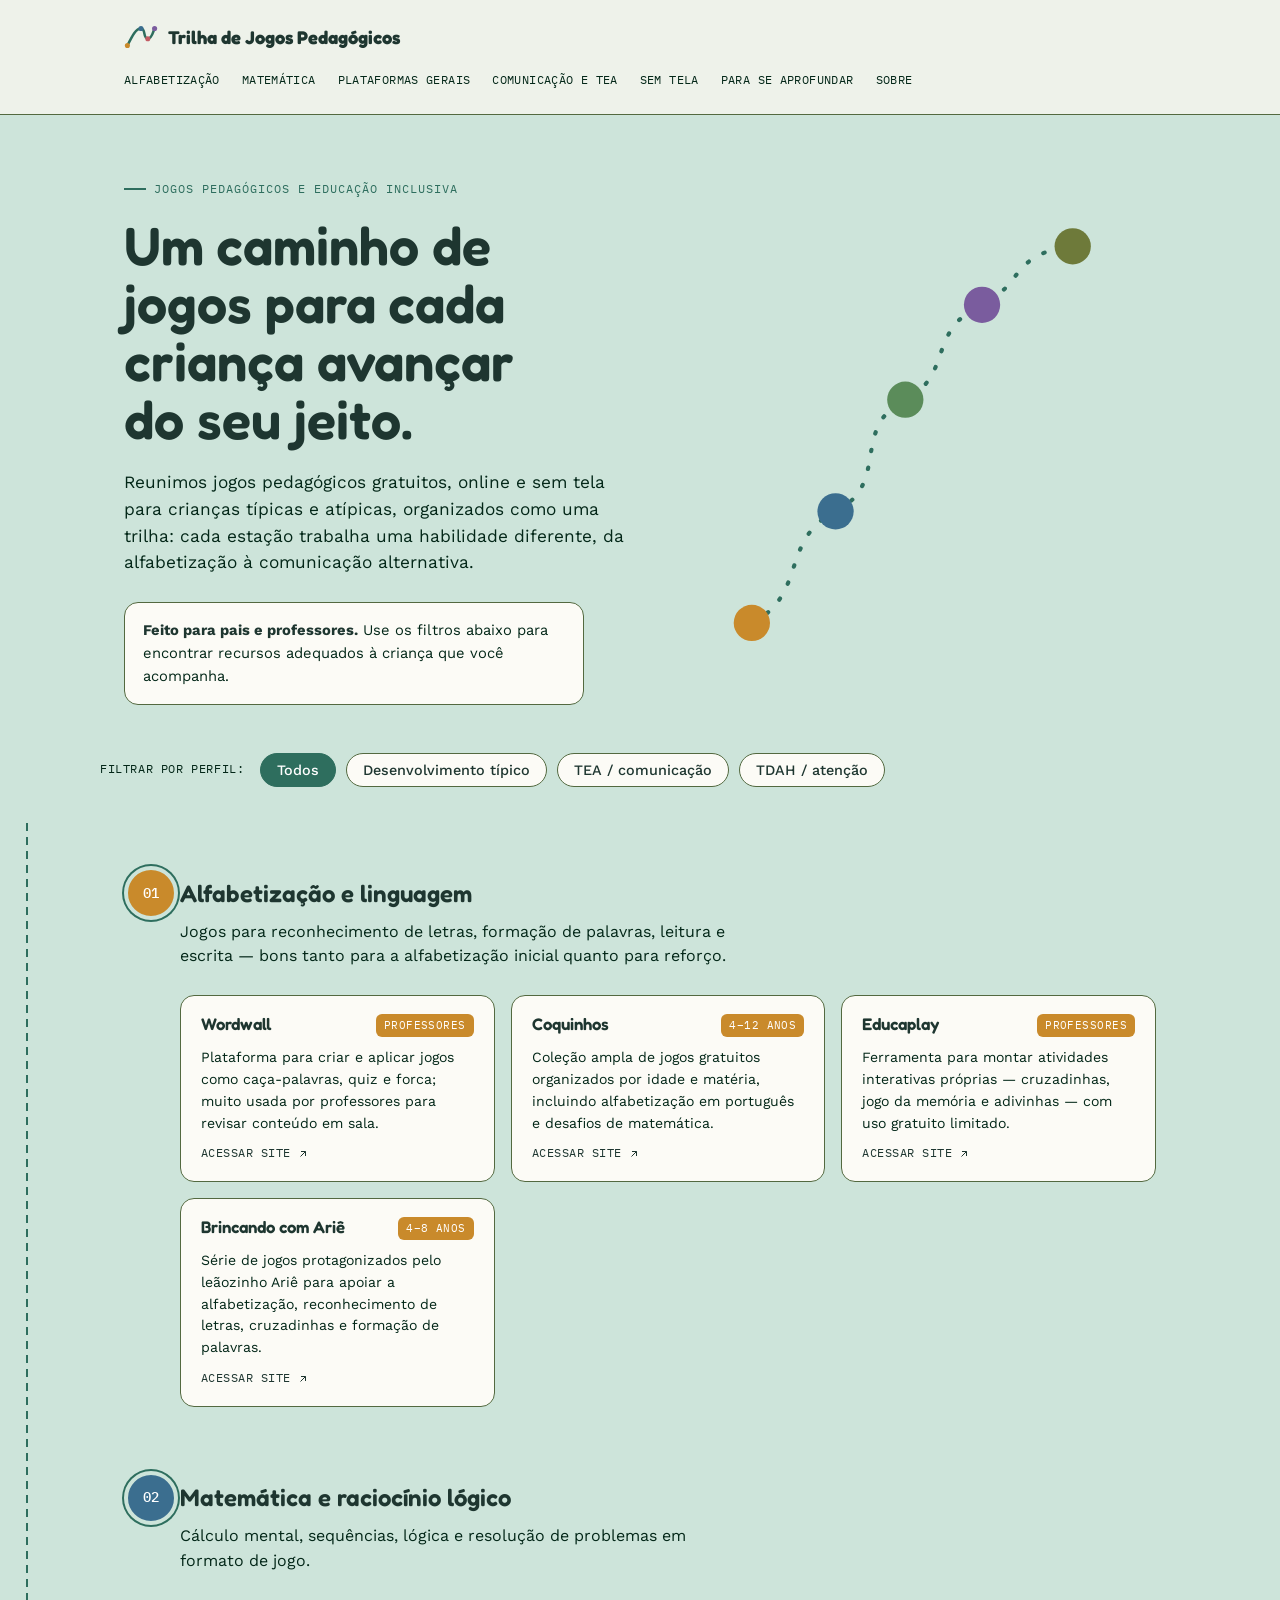
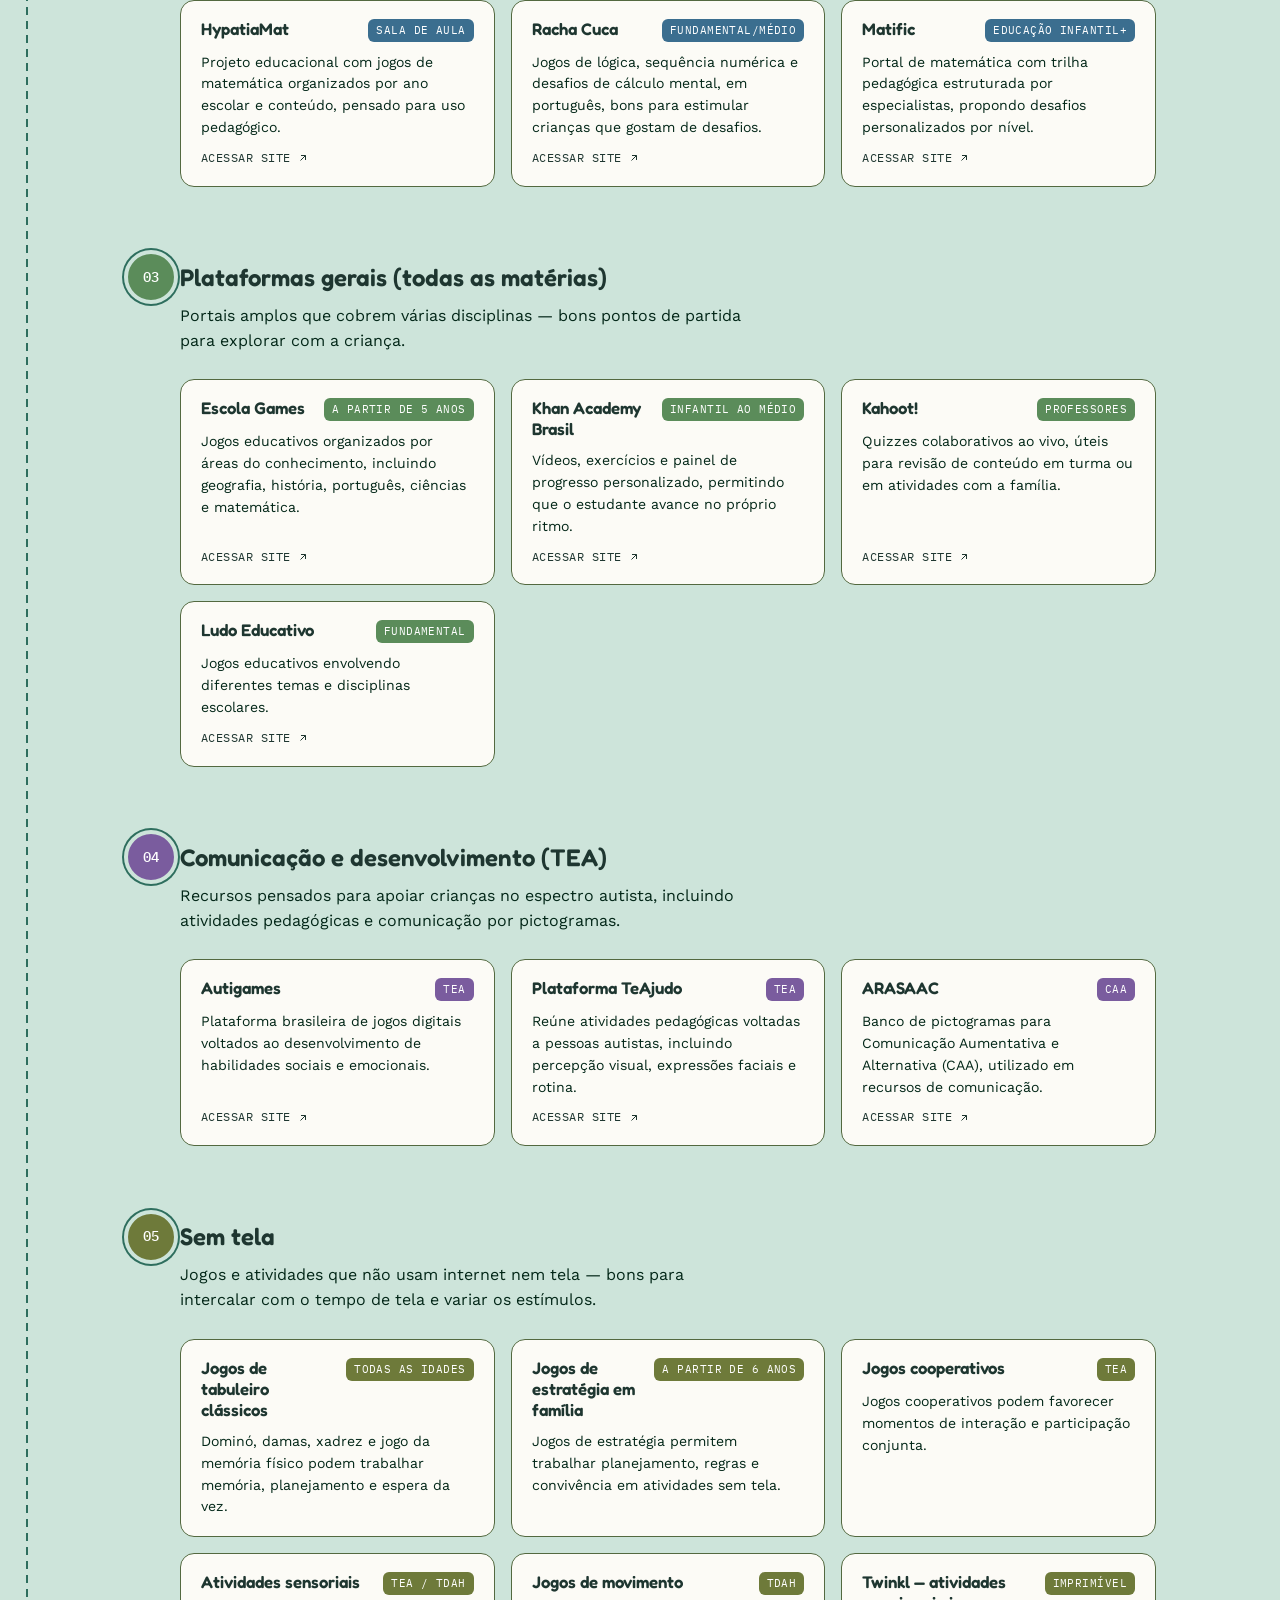
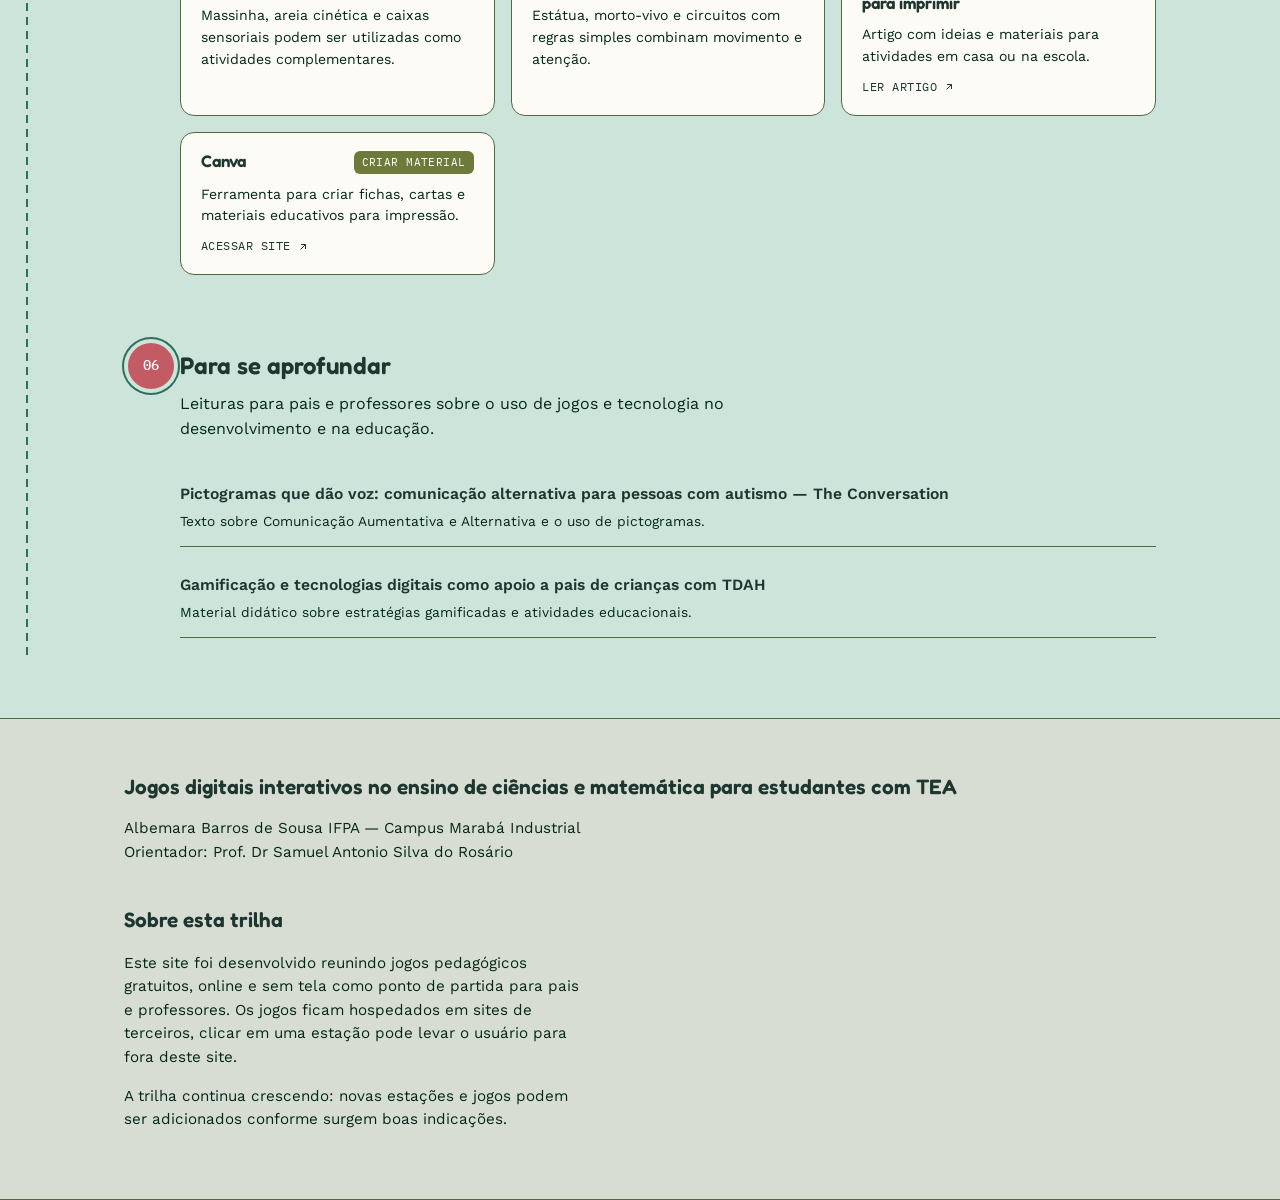
<file: index.html>
<!DOCTYPE html>
<html lang="pt-BR">
<head>
  <meta charset="UTF-8">
  <meta name="viewport" content="width=device-width, initial-scale=1.0">
  <meta name="description" content="Trilha de Jogos Pedagógicos: jogos educativos gratuitos para pais e professores, com atividades de alfabetização, matemática, comunicação, TEA e desenvolvimento infantil.">
  <meta name="author" content="Albemara Barros de Sousa">
  <meta name="robots" content="index, follow">
  <meta name="theme-color" content="#F1F4EC">
  <!--Compartilhamento em redes sociais -->
  <meta property="og:type" content="website">
  <meta property="og:title" content="Trilha de Jogos Pedagógicos">
  <meta property="og:description" content="Jogos pedagógicos gratuitos para pais e professores, organizados por habilidades e áreas de aprendizagem.">
  <meta property="og:locale" content="pt_BR">
  <title>Trilha de Jogos Pedagógicos — para pais e professores</title>
  <!--Fontes -->
  <link rel="preconnect" href="https://fonts.googleapis.com">
  <link rel="preconnect" href="https://fonts.gstatic.com" crossorigin>
  <link href="https://fonts.googleapis.com/css2?family=Fredoka:wght@400;500;600;700&family=Work+Sans:wght@400;500;600&family=IBM+Plex+Mono:wght@500&display=swap" rel="stylesheet">
  <link rel="stylesheet" href="css/style.css">
</head>
<body>
<!-- -CABEÇALHO-->
  <header>
    <div class="wrap header-row">
      <div class="brand">
        <svg class="brand-mark" viewBox="0 0 40 40" fill="none" xmlns="http://www.w3.org/2000/svg" aria-hidden="true">
          <path d="M4 30C10 18 14 10 20 10C26 10 22 22 28 22C33 22 34 14 36 10" stroke="#2E6E5E" stroke-width="3" stroke-linecap="round" />
          <circle cx="4" cy="30" r="3" fill="#C98A2B" />
          <circle cx="20" cy="10" r="3" fill="#3B6E8F" />
          <circle cx="28" cy="22" r="3" fill="#C25B63" />
          <circle cx="36" cy="10" r="3" fill="#7A5C9E" />
        </svg>
        <span>Trilha de Jogos Pedagógicos</span>
      </div>
      <nav aria-label="Navegação principal">
        <a href="#alfabetizacao">Alfabetização</a>
        <a href="#matematica">Matemática</a>
        <a href="#gerais">Plataformas gerais</a>
        <a href="#tea">Comunicação e TEA</a>
        <a href="#semtela">Sem tela</a>
        <a href="#leitura">Para se aprofundar</a>
        <a href="#sobre">Sobre</a>
      </nav>
    </div>
  </header>

  <!--SEÇÃO PRINCIPAL-->
  <section class="hero">
    <div class="wrap hero-grid">
      <div>
        <div class="eyebrow">
        Jogos pedagógicos e educação inclusiva
        </div>
        <h1>
          Um caminho de jogos para cada criança avançar do seu jeito.
        </h1>
        <p class="lede">
          Reunimos jogos pedagógicos gratuitos, online e sem tela
          para crianças típicas e atípicas, organizados como uma trilha:
          cada estação trabalha uma habilidade diferente, da alfabetização
          à comunicação alternativa.
        </p>
        <div class="hero-note">
          <p>
            <strong>Feito para pais e professores.</strong>
            Use os filtros abaixo para encontrar recursos adequados
            à criança que você acompanha.
          </p>
        </div>
      </div>
      <svg viewBox="0 0 320 320" width="100%" height="auto" role="img" aria-label="Ilustração de uma trilha sinuosa conectando estações coloridas">
        <path d="M30 290C70 270 50 230 90 210C130 190 100 150 140 130C175 112 155 80 195 62C225 48 215 25 260 20" stroke="#2E6E5E" stroke-width="3" stroke-dasharray="1 12" stroke-linecap="round" fill="none" />
        <circle cx="30" cy="290" r="13" fill="#C98A2B" />
        <circle cx="90" cy="210" r="13" fill="#3B6E8F" />
        <circle cx="140" cy="130" r="13" fill="#5B8C5A" />
        <circle cx="195" cy="62" r="13" fill="#7A5C9E" />
        <circle cx="260" cy="20" r="13" fill="#6E7A3A" />
      </svg>
    </div>
  </section>

  <!--FILTROS-->
  <div class="wrap filters">
    <span class="label">
      Filtrar por perfil:
    </span>
    <button class="chip active" data-filter="todos">
      Todos
    </button>
    <button class="chip" data-filter="tipica">
      Desenvolvimento típico
    </button>
    <button class="chip" data-filter="tea">
      TEA / comunicação
    </button>
    <button class="chip" data-filter="tdah">
      TDAH / atenção
    </button>
  </div>

  <!--CONTEÚDO-->
  <main>
    <div class="trail-line" aria-hidden="true"></div>
    <div class="wrap">
      <!-- ALFABETIZAÇÃO -->
      <section class="estacao" id="alfabetizacao" data-audience="tipica tdah">
        <div class="estacao-head">
          <div class="marker" style="background: var(--mostarda);" aria-hidden="true">
            01
          </div>
          <h2>
            Alfabetização e linguagem
          </h2>
        </div>
        <p class="estacao-sub">
          Jogos para reconhecimento de letras, formação de palavras,
          leitura e escrita — bons tanto para a alfabetização inicial
          quanto para reforço.
        </p>
        <div class="cards">
          <a class="card" href="https://wordwall.net" target="_blank" rel="noopener noreferrer">
            <div class="card-top">
              <h3>Wordwall</h3>
              <span class="tag" style="background: var(--mostarda);">
                Professores
              </span>
            </div>
            <p>
              Plataforma para criar e aplicar jogos como caça-palavras,
              quiz e forca; muito usada por professores para revisar
              conteúdo em sala.
            </p>
            <span class="go">
              Acessar site
              <svg viewBox="0 0 24 24" fill="none" stroke="currentColor" stroke-width="2" aria-hidden="true">
                <path d="M7 17L17 7M17 7H8M17 7V16" />
              </svg>
            </span>
          </a>
          <a class="card" href="https://www.coquinhos.com" target="_blank" rel="noopener noreferrer">
            <div class="card-top">
              <h3>Coquinhos</h3>
              <span class="tag" style="background: var(--mostarda);">
                4–12 anos
              </span>
            </div>
            <p>
              Coleção ampla de jogos gratuitos organizados por idade
              e matéria, incluindo alfabetização em português e
              desafios de matemática.
            </p>
            <span class="go">
              Acessar site
              <svg viewBox="0 0 24 24" fill="none" stroke="currentColor" stroke-width="2" aria-hidden="true">
                <path d="M7 17L17 7M17 7H8M17 7V16" />
              </svg>
            </span>
          </a>
          <a class="card" href="https://www.educaplay.com" target="_blank" rel="noopener noreferrer">
            <div class="card-top">
              <h3>Educaplay</h3>
              <span class="tag" style="background: var(--mostarda);">
                Professores
              </span>
            </div>
            <p>
              Ferramenta para montar atividades interativas próprias —
              cruzadinhas, jogo da memória e adivinhas — com uso
              gratuito limitado.
            </p>
            <span class="go">
              Acessar site
              <svg viewBox="0 0 24 24" fill="none" stroke="currentColor" stroke-width="2" aria-hidden="true">
                <path d="M7 17L17 7M17 7H8M17 7V16" />
              </svg>
            </span>
          </a>  
        <a class="card" href="https://brincandocomarie.com.br/" target="_blank" rel="noopener noreferrer">
            <div class="card-top">
              <h3>Brincando com Ariê</h3>
              <span class="tag" style="background: var(--mostarda);">
                4–8 anos
              </span>
            </div>
            <p>
              Série de jogos protagonizados pelo leãozinho Ariê para
              apoiar a alfabetização, reconhecimento de letras,
              cruzadinhas e formação de palavras.
            </p>
            <span class="go">
              Acessar site
              <svg viewBox="0 0 24 24" fill="none" stroke="currentColor" stroke-width="2" aria-hidden="true">
                <path d="M7 17L17 7M17 7H8M17 7V16" />
              </svg>
            </span>
          </a>
        </div>
      </section>
      <!-- MATEMÁTICA -->
      <section class="estacao" id="matematica" data-audience="tipica tdah">
        <div class="estacao-head">
          <div class="marker" style="background: var(--azul);" aria-hidden="true">
            02
          </div>
          <h2>
            Matemática e raciocínio lógico
          </h2>
        </div>
        <p class="estacao-sub">
          Cálculo mental, sequências, lógica e resolução de problemas
          em formato de jogo.
        </p>
        <div class="cards">
          <a class="card" href="https://www.hypatiamat.com" target="_blank" rel="noopener noreferrer">
            <div class="card-top">
              <h3>HypatiaMat</h3>
              <span class="tag" style="background: var(--azul);">
                Sala de aula
              </span>
            </div>
            <p>
              Projeto educacional com jogos de matemática organizados
              por ano escolar e conteúdo, pensado para uso pedagógico.
            </p>
            <span class="go">
              Acessar site
              <svg viewBox="0 0 24 24" fill="none" stroke="currentColor" stroke-width="2" aria-hidden="true">
                <path d="M7 17L17 7M17 7H8M17 7V16" />
              </svg>
            </span>
          </a>
          <a class="card" href="https://www.rachacuca.com.br" target="_blank" rel="noopener noreferrer">
            <div class="card-top">
              <h3>Racha Cuca</h3>
              <span class="tag" style="background: var(--azul);">
                Fundamental/médio
              </span>
            </div>
            <p>
              Jogos de lógica, sequência numérica e desafios de cálculo
              mental, em português, bons para estimular crianças que
              gostam de desafios.
            </p>
            <span class="go">
              Acessar site
              <svg viewBox="0 0 24 24" fill="none" stroke="currentColor" stroke-width="2" aria-hidden="true">
                <path d="M7 17L17 7M17 7H8M17 7V16" />
              </svg>
            </span>
          </a>
          <a class="card" href="https://www.matific.com" target="_blank" rel="noopener noreferrer">
            <div class="card-top">
              <h3>Matific</h3>
              <span class="tag" style="background: var(--azul);">
                Educação infantil+
              </span>
            </div>
            <p>
              Portal de matemática com trilha pedagógica estruturada
              por especialistas, propondo desafios personalizados
              por nível.
            </p>
            <span class="go">
              Acessar site
              <svg viewBox="0 0 24 24" fill="none" stroke="currentColor" stroke-width="2" aria-hidden="true">
                <path d="M7 17L17 7M17 7H8M17 7V16" />
              </svg>
            </span>
          </a>
        </div>
      </section>
      <!--PLATAFORMAS GERAIS-->
      <section class="estacao" id="gerais" data-audience="tipica tdah">
        <div class="estacao-head">
          <div class="marker" style="background: var(--verde);" aria-hidden="true">
            03
          </div>
          <h2>
            Plataformas gerais (todas as matérias)
          </h2>
        </div>
        <p class="estacao-sub">
          Portais amplos que cobrem várias disciplinas — bons pontos
          de partida para explorar com a criança.
        </p>
        <div class="cards">
          <a class="card" href="https://www.escolagames.com.br" target="_blank" rel="noopener noreferrer">
            <div class="card-top">
              <h3>Escola Games</h3>
              <span class="tag" style="background: var(--verde);">
                A partir de 5 anos
              </span>
            </div>
            <p>
              Jogos educativos organizados por áreas do conhecimento,
              incluindo geografia, história, português, ciências
              e matemática.
            </p>
            <span class="go">
              Acessar site
              <svg viewBox="0 0 24 24" fill="none" stroke="currentColor" stroke-width="2" aria-hidden="true">
                <path d="M7 17L17 7M17 7H8M17 7V16" />
              </svg>
            </span>
          </a>
          <a class="card" href="https://pt.khanacademy.org" target="_blank" rel="noopener noreferrer">
            <div class="card-top">
              <h3>Khan Academy Brasil</h3>
              <span class="tag" style="background: var(--verde);">
                Infantil ao médio
              </span>
            </div>
            <p>
              Vídeos, exercícios e painel de progresso personalizado,
              permitindo que o estudante avance no próprio ritmo.
            </p>
            <span class="go">
              Acessar site
              <svg viewBox="0 0 24 24" fill="none" stroke="currentColor" stroke-width="2" aria-hidden="true">
                <path d="M7 17L17 7M17 7H8M17 7V16" />
              </svg>
            </span>
          </a>
          <a class="card" href="https://kahoot.com" target="_blank" rel="noopener noreferrer">
            <div class="card-top">
              <h3>Kahoot!</h3>
              <span class="tag" style="background: var(--verde);">
                Professores
              </span>
            </div>
            <p>
              Quizzes colaborativos ao vivo, úteis para revisão de
              conteúdo em turma ou em atividades com a família.
            </p>
            <span class="go">
              Acessar site
              <svg viewBox="0 0 24 24" fill="none" stroke="currentColor" stroke-width="2" aria-hidden="true">
                <path d="M7 17L17 7M17 7H8M17 7V16" />
              </svg>
            </span>
          </a>
          <a class="card" href="https://www.ludoeducativo.com.br" target="_blank" rel="noopener noreferrer">
            <div class="card-top">
              <h3>Ludo Educativo</h3>
              <span class="tag" style="background: var(--verde);">
                Fundamental
              </span>
            </div>
            <p>
              Jogos educativos envolvendo diferentes temas e
              disciplinas escolares.
            </p>
            <span class="go">
              Acessar site
              <svg viewBox="0 0 24 24" fill="none" stroke="currentColor" stroke-width="2" aria-hidden="true">
                <path d="M7 17L17 7M17 7H8M17 7V16" />
              </svg>
            </span>
          </a>
        </div>
      </section>
      <!-- TEA -->
      <section class="estacao" id="tea" data-audience="tea">
        <div class="estacao-head">
          <div class="marker" style="background: var(--roxo);" aria-hidden="true">
            04
          </div>
          <h2>
            Comunicação e desenvolvimento (TEA)
          </h2>
        </div>
        <p class="estacao-sub">
          Recursos pensados para apoiar crianças no espectro autista,
          incluindo atividades pedagógicas e comunicação por pictogramas.
        </p>
        <div class="cards">
          <a class="card" href="https://www.autigames.com.br" target="_blank" rel="noopener noreferrer">
            <div class="card-top">
              <h3>Autigames</h3>
              <span class="tag" style="background: var(--roxo);">
                TEA
              </span>
            </div>
            <p>
              Plataforma brasileira de jogos digitais voltados ao
              desenvolvimento de habilidades sociais e emocionais.
            </p>
            <span class="go">
              Acessar site
              <svg viewBox="0 0 24 24" fill="none" stroke="currentColor" stroke-width="2" aria-hidden="true">
                <path d="M7 17L17 7M17 7H8M17 7V16" />
              </svg>
            </span>
          </a>
          <a class="card" href="https://plataformateajudo.com.br" target="_blank" rel="noopener noreferrer">
            <div class="card-top">
              <h3>Plataforma TeAjudo</h3>
              <span class="tag" style="background: var(--roxo);">
                TEA
              </span>
            </div>
            <p>
              Reúne atividades pedagógicas voltadas a pessoas autistas,
              incluindo percepção visual, expressões faciais e rotina.
            </p>
            <span class="go">
              Acessar site
              <svg viewBox="0 0 24 24" fill="none" stroke="currentColor" stroke-width="2" aria-hidden="true">
                <path d="M7 17L17 7M17 7H8M17 7V16" />
              </svg>
            </span>
          </a>
          <a class="card" href="https://www.arasaac.org" target="_blank" rel="noopener noreferrer">
            <div class="card-top">
              <h3>ARASAAC</h3>
              <span class="tag" style="background: var(--roxo);">
                CAA
              </span>
            </div>
            <p>
              Banco de pictogramas para Comunicação Aumentativa e
              Alternativa (CAA), utilizado em recursos de comunicação.
            </p>
            <span class="go">
              Acessar site
              <svg viewBox="0 0 24 24" fill="none" stroke="currentColor" stroke-width="2" aria-hidden="true">
                <path d="M7 17L17 7M17 7H8M17 7V16" />
              </svg>
            </span>
          </a>
        </div>
      </section>
      <!-- SEM TELA -->
      <section class="estacao" id="semtela" data-audience="tipica tea tdah">
        <div class="estacao-head">
          <div class="marker" style="background: var(--oliva);" aria-hidden="true">
            05
          </div>
          <h2>
            Sem tela
          </h2>
        </div>
        <p class="estacao-sub">
          Jogos e atividades que não usam internet nem tela — bons
          para intercalar com o tempo de tela e variar os estímulos.
        </p>
        <div class="cards">
          <div class="card static">
            <div class="card-top">
              <h3>Jogos de tabuleiro clássicos</h3>
              <span class="tag" style="background: var(--oliva);">
                Todas as idades
              </span>
            </div>
            <p>
              Dominó, damas, xadrez e jogo da memória físico podem
              trabalhar memória, planejamento e espera da vez.
            </p>
          </div>
          <div class="card static">
            <div class="card-top">
              <h3>Jogos de estratégia em família</h3>
              <span class="tag" style="background: var(--oliva);">
                A partir de 6 anos
              </span>
            </div>
            <p>
              Jogos de estratégia permitem trabalhar planejamento,
              regras e convivência em atividades sem tela.
            </p>
          </div>
          <div class="card static">
            <div class="card-top">
              <h3>Jogos cooperativos</h3>
              <span class="tag" style="background: var(--oliva);">
                TEA
              </span>
            </div>
            <p>
              Jogos cooperativos podem favorecer momentos de
              interação e participação conjunta.
            </p>
          </div>
          <div class="card static">
            <div class="card-top">
              <h3>Atividades sensoriais</h3>
              <span class="tag" style="background: var(--oliva);">
                TEA / TDAH
              </span>
            </div>
            <p>
              Massinha, areia cinética e caixas sensoriais podem ser
              utilizadas como atividades complementares.
            </p>
          </div>
          <div class="card static">
            <div class="card-top">
              <h3>Jogos de movimento</h3>
              <span class="tag" style="background: var(--oliva);">
                TDAH
              </span>
            </div>
            <p>
              Estátua, morto-vivo e circuitos com regras simples
              combinam movimento e atenção.
            </p>
          </div>
          <a class="card" href="https://www.twinkl.pt/blog/12-atividades-para-criancas-com-tdah" target="_blank" rel="noopener noreferrer">
            <div class="card-top">
              <h3>Twinkl — atividades para imprimir</h3>
              <span class="tag" style="background: var(--oliva);">
                Imprimível
              </span>
            </div>
            <p>
              Artigo com ideias e materiais para atividades em casa
              ou na escola.
            </p>
            <span class="go">
              Ler artigo
              <svg viewBox="0 0 24 24" fill="none" stroke="currentColor" stroke-width="2" aria-hidden="true">
                <path d="M7 17L17 7M17 7H8M17 7V16" />
              </svg>
            </span>
          </a>
          <a class="card" href="https://www.canva.com" target="_blank" rel="noopener noreferrer">
            <div class="card-top">
              <h3>Canva</h3>
              <span class="tag" style="background: var(--oliva);">
                Criar material
              </span>
            </div>
            <p>
              Ferramenta para criar fichas, cartas e materiais
              educativos para impressão.
            </p>
            <span class="go">
              Acessar site
              <svg viewBox="0 0 24 24" fill="none" stroke="currentColor" stroke-width="2" aria-hidden="true">
                <path d="M7 17L17 7M17 7H8M17 7V16" />
              </svg>
            </span>
          </a>
        </div>
      </section>
      <!-- LEITURA -->
      <section class="estacao" id="leitura" data-audience="tipica tea tdah">
        <div class="estacao-head">
          <div class="marker" style="background: var(--coral);" aria-hidden="true">
            06
          </div>
          <h2>
            Para se aprofundar
          </h2>
        </div>
        <p class="estacao-sub">
          Leituras para pais e professores sobre o uso de jogos e
          tecnologia no desenvolvimento e na educação.
        </p>
        <div class="leitura">
          <a href="https://theconversation.com/pictogramas-que-dao-voz-conheca-a-comunicacao-alternativa-para-pessoas-com-autismo-277933" target="_blank" rel="noopener noreferrer">
            <span class="leitura-title">
              Pictogramas que dão voz: comunicação alternativa para
              pessoas com autismo — The Conversation
            </span>
            <p>
              Texto sobre Comunicação Aumentativa e Alternativa
              e o uso de pictogramas.
            </p>
          </a>
          <a href="https://proximal.unicarioca.edu.br/portal/material-didatico-estrategias-e-jogos-educacionais-para-criancas-com-tdah/" target="_blank" rel="noopener noreferrer">
            <span class="leitura-title">
              Gamificação e tecnologias digitais como apoio a pais
              de crianças com TDAH
            </span>
            <p>
              Material didático sobre estratégias gamificadas e
              atividades educacionais.
            </p>
          </a>
        </div>
      </section>
    </div>
  </main>

  <!-- SOBRE-->
  <section class="about" id="sobre">
    <div class="wrap">
      <div class="autoria">
        <h2>
          Jogos digitais interativos no ensino de ciências e matemática
          para estudantes com TEA
        </h2>
        <p class="autoria-meta">
          Albemara Barros de Sousa  IFPA — Campus Marabá Industrial 
          Orientador: Prof. Dr Samuel Antonio Silva do Rosário
        </p>
      </div>
    </div>
    <div class="wrap about-grid">
      <div>
        <h2>
          Sobre esta trilha
        </h2>
        <p>
          Este site foi desenvolvido reunindo jogos pedagógicos gratuitos, online e sem tela
          como ponto de partida para pais e professores.
          Os jogos ficam hospedados em sites de terceiros,
          clicar em uma estação pode levar o usuário para fora
          deste site.
        </p>
        <p>
          A trilha continua crescendo: novas estações e jogos
          podem ser adicionados conforme surgem boas indicações.
        </p>
</file>
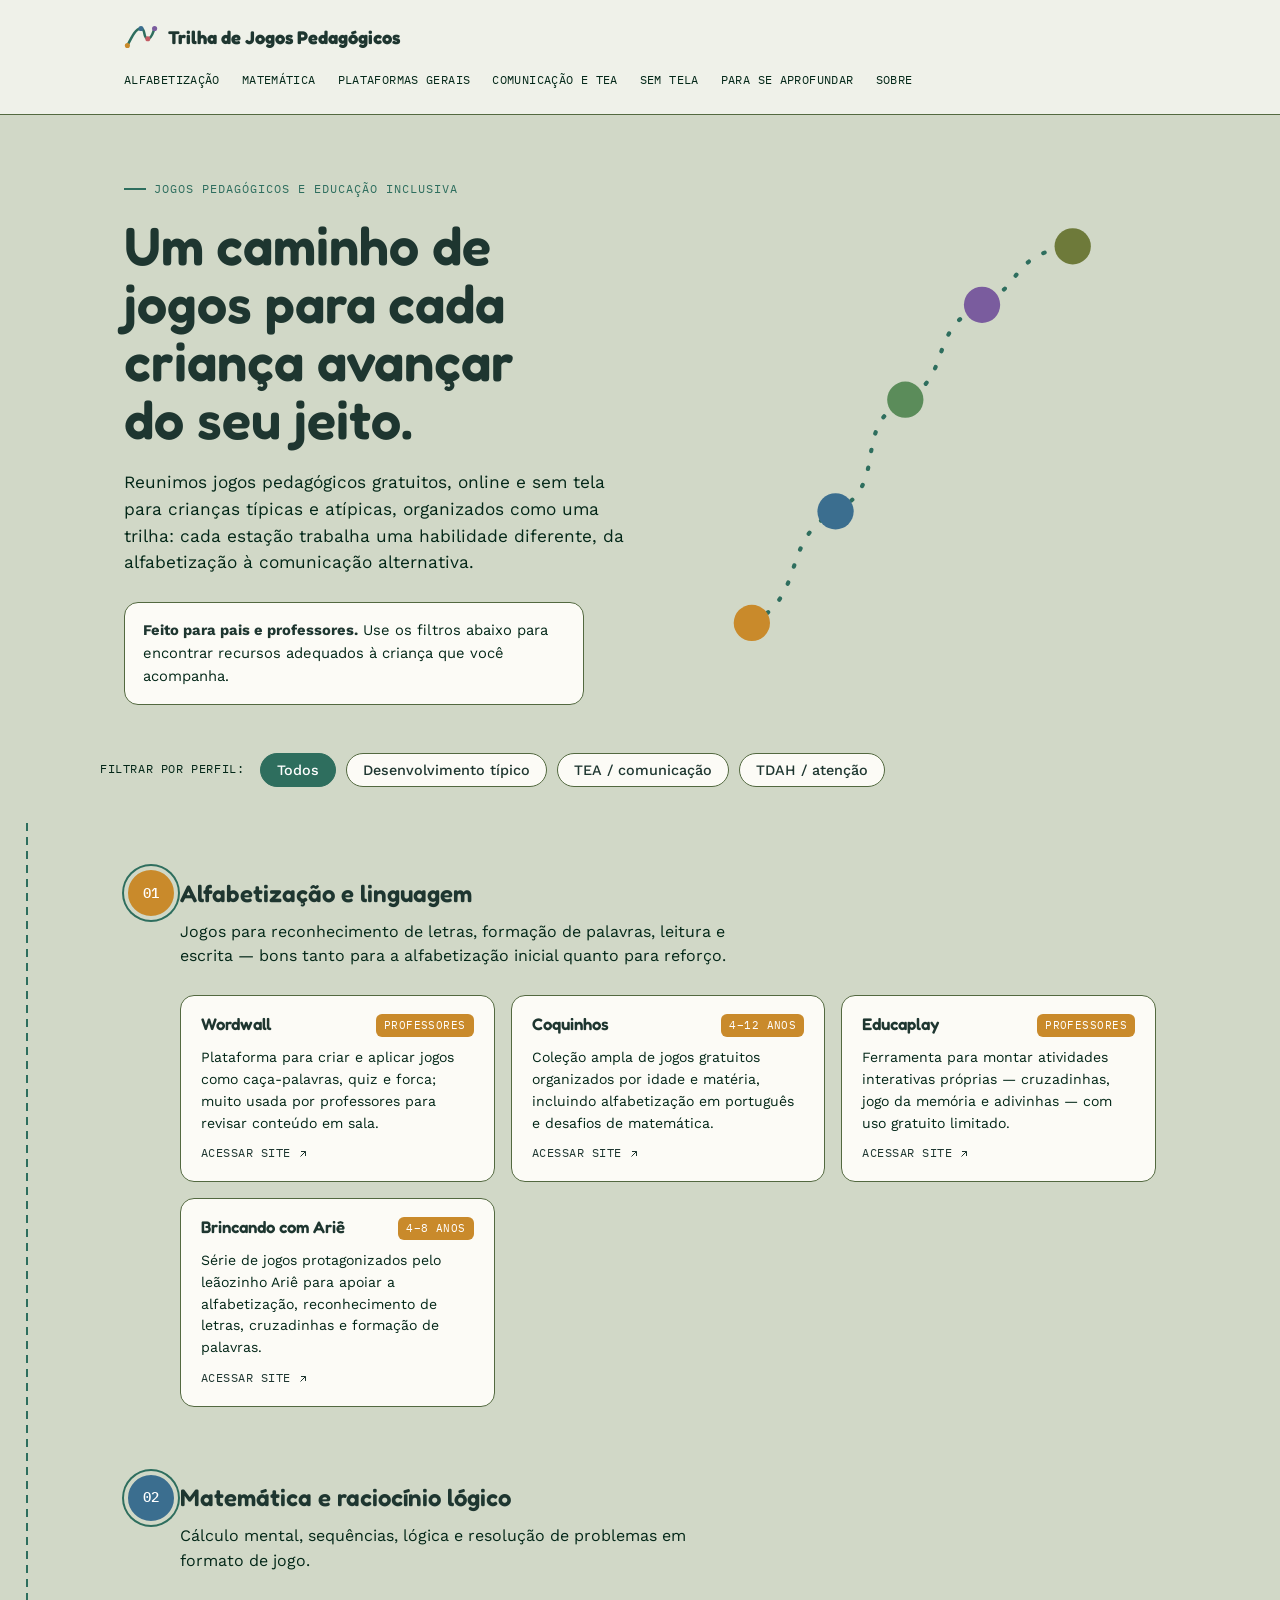
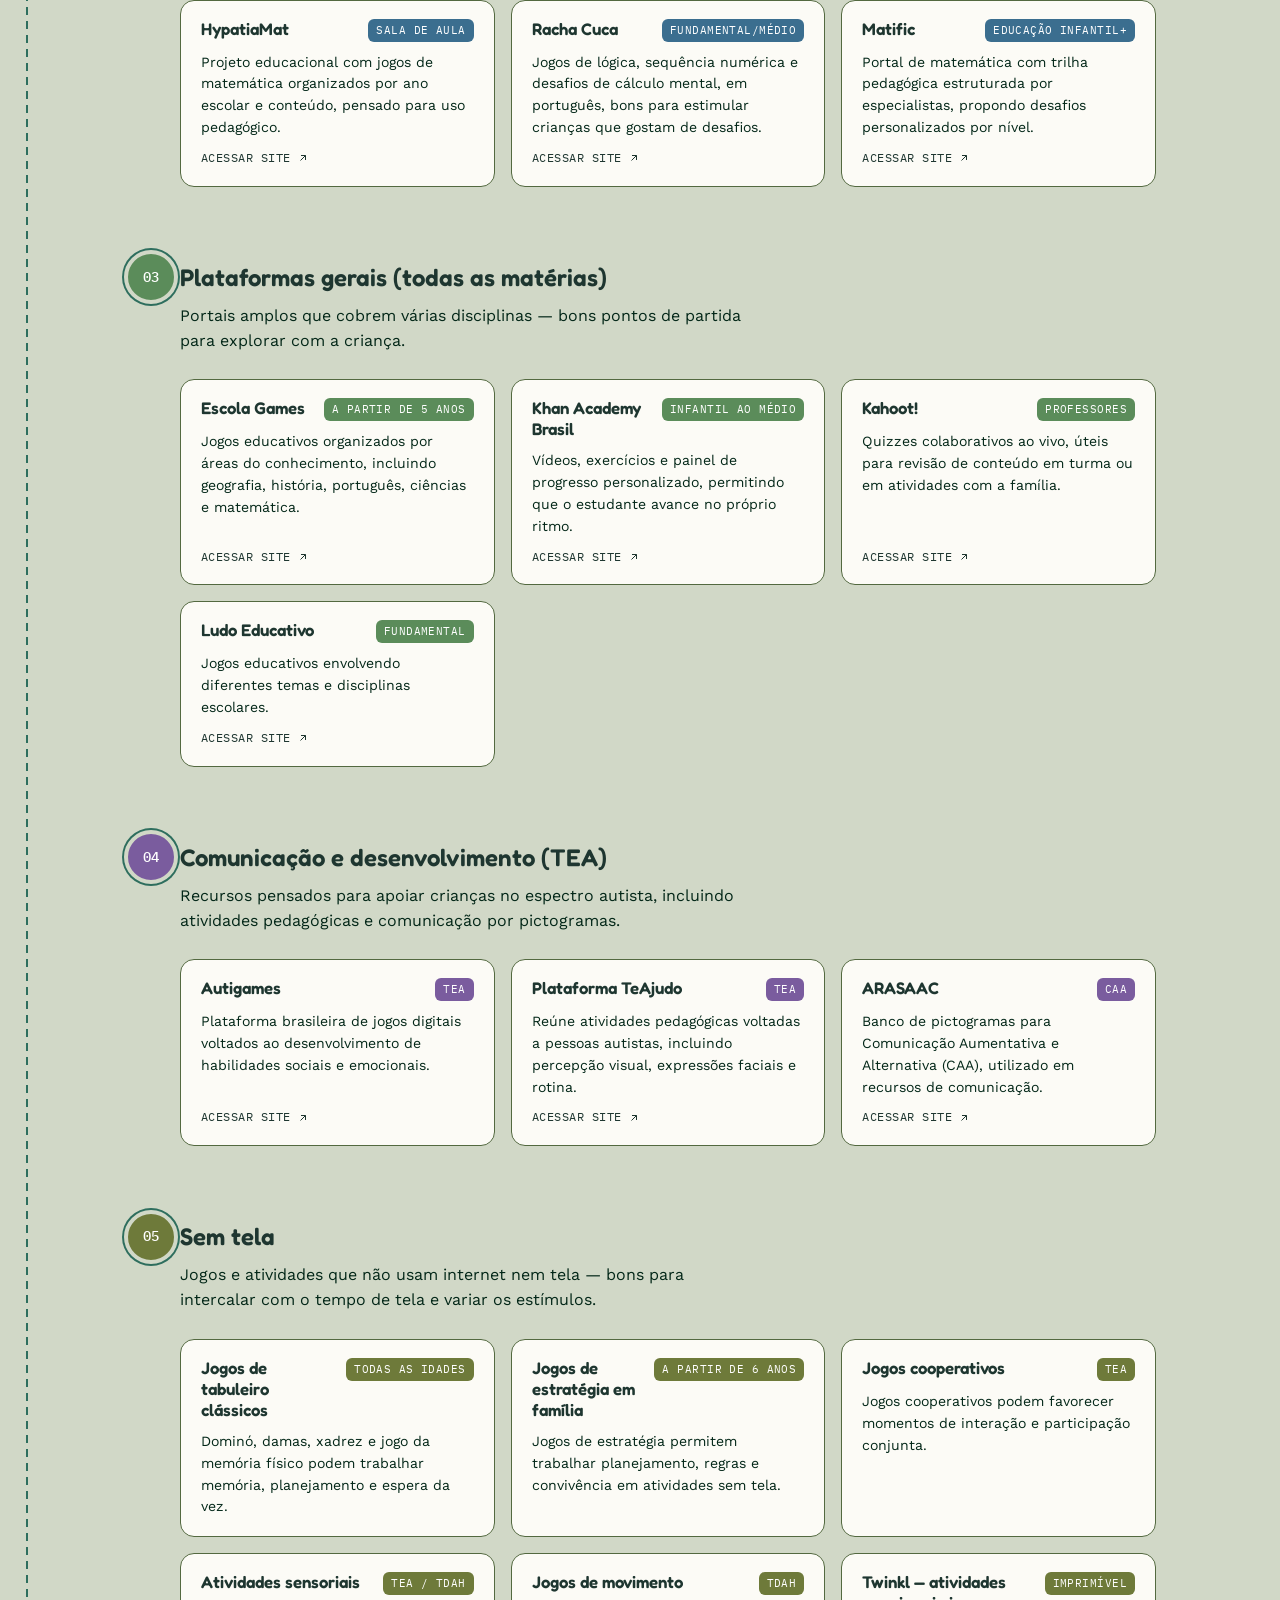
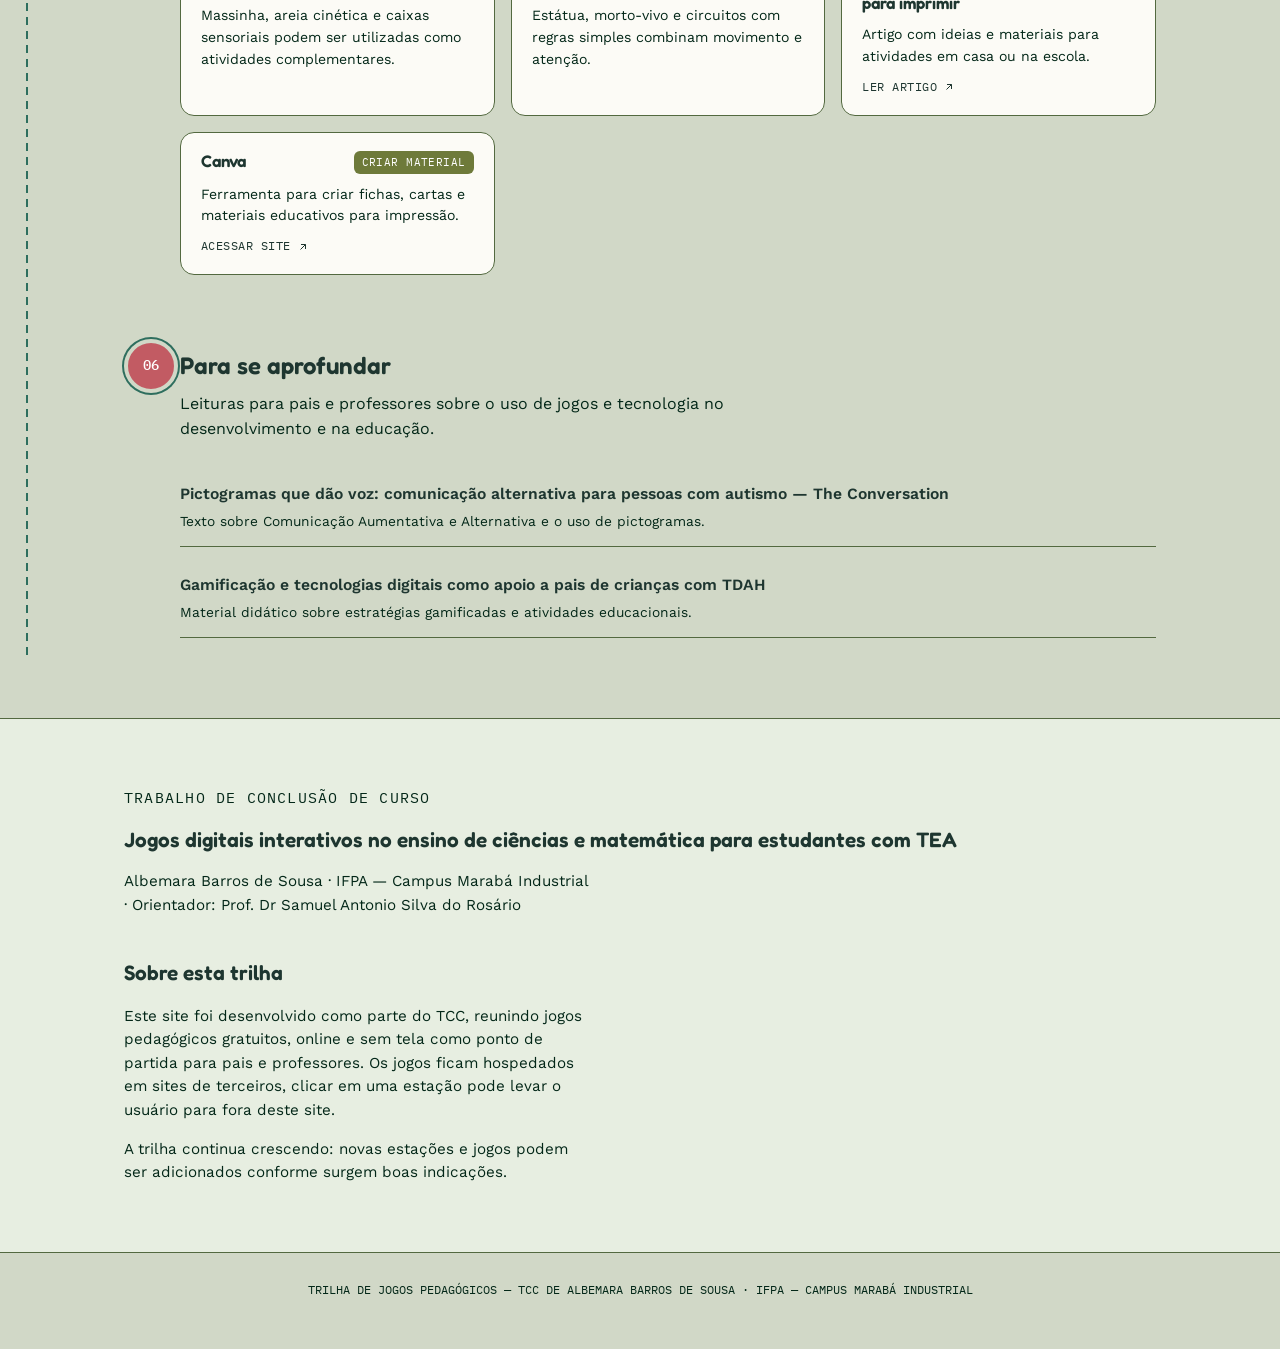
<file: Jogos_Pedagogicos/index.html>
<!DOCTYPE html>
<html lang="pt-BR">
<head>
  <meta charset="UTF-8">
  <meta name="viewport" content="width=device-width, initial-scale=1.0">
  <meta name="description" content="Trilha de Jogos Pedagógicos: jogos educativos gratuitos para pais e professores, com atividades de alfabetização, matemática, comunicação, TEA e desenvolvimento infantil.">
  <meta name="author" content="Albemara Barros de Sousa">
  <meta name="robots" content="index, follow">
  <meta name="theme-color" content="#F1F4EC">
  <!--Compartilhamento em redes sociais -->
  <meta property="og:type" content="website">
  <meta property="og:title" content="Trilha de Jogos Pedagógicos">
  <meta property="og:description" content="Jogos pedagógicos gratuitos para pais e professores, organizados por habilidades e áreas de aprendizagem.">
  <meta property="og:locale" content="pt_BR">
  <title>Trilha de Jogos Pedagógicos — para pais e professores</title>
  <!--Fontes -->
  <link rel="preconnect" href="https://fonts.googleapis.com">
  <link rel="preconnect" href="https://fonts.gstatic.com" crossorigin>
  <link href="https://fonts.googleapis.com/css2?family=Fredoka:wght@400;500;600;700&family=Work+Sans:wght@400;500;600&family=IBM+Plex+Mono:wght@500&display=swap" rel="stylesheet">
  <link rel="stylesheet" href="css/style.css">
</head>
<body>
<!-- -CABEÇALHO-->
  <header>
    <div class="wrap header-row">
      <div class="brand">
        <svg class="brand-mark" viewBox="0 0 40 40" fill="none" xmlns="http://www.w3.org/2000/svg" aria-hidden="true">
          <path d="M4 30C10 18 14 10 20 10C26 10 22 22 28 22C33 22 34 14 36 10" stroke="#2E6E5E" stroke-width="3" stroke-linecap="round" />
          <circle cx="4" cy="30" r="3" fill="#C98A2B" />
          <circle cx="20" cy="10" r="3" fill="#3B6E8F" />
          <circle cx="28" cy="22" r="3" fill="#C25B63" />
          <circle cx="36" cy="10" r="3" fill="#7A5C9E" />
        </svg>
        <span>Trilha de Jogos Pedagógicos</span>
      </div>
      <nav aria-label="Navegação principal">
        <a href="#alfabetizacao">Alfabetização</a>
        <a href="#matematica">Matemática</a>
        <a href="#gerais">Plataformas gerais</a>
        <a href="#tea">Comunicação e TEA</a>
        <a href="#semtela">Sem tela</a>
        <a href="#leitura">Para se aprofundar</a>
        <a href="#sobre">Sobre</a>
      </nav>
    </div>
  </header>

  <!--SEÇÃO PRINCIPAL-->
  <section class="hero">
    <div class="wrap hero-grid">
      <div>
        <div class="eyebrow">
        Jogos pedagógicos e educação inclusiva
        </div>
        <h1>
          Um caminho de jogos para cada criança avançar do seu jeito.
        </h1>
        <p class="lede">
          Reunimos jogos pedagógicos gratuitos, online e sem tela
          para crianças típicas e atípicas, organizados como uma trilha:
          cada estação trabalha uma habilidade diferente, da alfabetização
          à comunicação alternativa.
        </p>
        <div class="hero-note">
          <p>
            <strong>Feito para pais e professores.</strong>
            Use os filtros abaixo para encontrar recursos adequados
            à criança que você acompanha.
          </p>
        </div>
      </div>
      <svg viewBox="0 0 320 320" width="100%" height="auto" role="img" aria-label="Ilustração de uma trilha sinuosa conectando estações coloridas">
        <path d="M30 290C70 270 50 230 90 210C130 190 100 150 140 130C175 112 155 80 195 62C225 48 215 25 260 20" stroke="#2E6E5E" stroke-width="3" stroke-dasharray="1 12" stroke-linecap="round" fill="none" />
        <circle cx="30" cy="290" r="13" fill="#C98A2B" />
        <circle cx="90" cy="210" r="13" fill="#3B6E8F" />
        <circle cx="140" cy="130" r="13" fill="#5B8C5A" />
        <circle cx="195" cy="62" r="13" fill="#7A5C9E" />
        <circle cx="260" cy="20" r="13" fill="#6E7A3A" />
      </svg>
    </div>
  </section>

  <!--FILTROS-->
  <div class="wrap filters">
    <span class="label">
      Filtrar por perfil:
    </span>
    <button class="chip active" data-filter="todos">
      Todos
    </button>
    <button class="chip" data-filter="tipica">
      Desenvolvimento típico
    </button>
    <button class="chip" data-filter="tea">
      TEA / comunicação
    </button>
    <button class="chip" data-filter="tdah">
      TDAH / atenção
    </button>
  </div>

  <!--CONTEÚDO-->
  <main>
    <div class="trail-line" aria-hidden="true"></div>
    <div class="wrap">
      <!-- ALFABETIZAÇÃO -->
      <section class="estacao" id="alfabetizacao" data-audience="tipica tdah">
        <div class="estacao-head">
          <div class="marker" style="background: var(--mostarda);" aria-hidden="true">
            01
          </div>
          <h2>
            Alfabetização e linguagem
          </h2>
        </div>
        <p class="estacao-sub">
          Jogos para reconhecimento de letras, formação de palavras,
          leitura e escrita — bons tanto para a alfabetização inicial
          quanto para reforço.
        </p>
        <div class="cards">
          <a class="card" href="https://wordwall.net" target="_blank" rel="noopener noreferrer">
            <div class="card-top">
              <h3>Wordwall</h3>
              <span class="tag" style="background: var(--mostarda);">
                Professores
              </span>
            </div>
            <p>
              Plataforma para criar e aplicar jogos como caça-palavras,
              quiz e forca; muito usada por professores para revisar
              conteúdo em sala.
            </p>
            <span class="go">
              Acessar site
              <svg viewBox="0 0 24 24" fill="none" stroke="currentColor" stroke-width="2" aria-hidden="true">
                <path d="M7 17L17 7M17 7H8M17 7V16" />
              </svg>
            </span>
          </a>
          <a class="card" href="https://www.coquinhos.com" target="_blank" rel="noopener noreferrer">
            <div class="card-top">
              <h3>Coquinhos</h3>
              <span class="tag" style="background: var(--mostarda);">
                4–12 anos
              </span>
            </div>
            <p>
              Coleção ampla de jogos gratuitos organizados por idade
              e matéria, incluindo alfabetização em português e
              desafios de matemática.
            </p>
            <span class="go">
              Acessar site
              <svg viewBox="0 0 24 24" fill="none" stroke="currentColor" stroke-width="2" aria-hidden="true">
                <path d="M7 17L17 7M17 7H8M17 7V16" />
              </svg>
            </span>
          </a>
          <a class="card" href="https://www.educaplay.com" target="_blank" rel="noopener noreferrer">
            <div class="card-top">
              <h3>Educaplay</h3>
              <span class="tag" style="background: var(--mostarda);">
                Professores
              </span>
            </div>
            <p>
              Ferramenta para montar atividades interativas próprias —
              cruzadinhas, jogo da memória e adivinhas — com uso
              gratuito limitado.
            </p>
            <span class="go">
              Acessar site
              <svg viewBox="0 0 24 24" fill="none" stroke="currentColor" stroke-width="2" aria-hidden="true">
                <path d="M7 17L17 7M17 7H8M17 7V16" />
              </svg>
            </span>
          </a>  
        <a class="card" href="https://brincandocomarie.com.br/" target="_blank" rel="noopener noreferrer">
            <div class="card-top">
              <h3>Brincando com Ariê</h3>
              <span class="tag" style="background: var(--mostarda);">
                4–8 anos
              </span>
            </div>
            <p>
              Série de jogos protagonizados pelo leãozinho Ariê para
              apoiar a alfabetização, reconhecimento de letras,
              cruzadinhas e formação de palavras.
            </p>
            <span class="go">
              Acessar site
              <svg viewBox="0 0 24 24" fill="none" stroke="currentColor" stroke-width="2" aria-hidden="true">
                <path d="M7 17L17 7M17 7H8M17 7V16" />
              </svg>
            </span>
          </a>
        </div>
      </section>
      <!-- MATEMÁTICA -->
      <section class="estacao" id="matematica" data-audience="tipica tdah">
        <div class="estacao-head">
          <div class="marker" style="background: var(--azul);" aria-hidden="true">
            02
          </div>
          <h2>
            Matemática e raciocínio lógico
          </h2>
        </div>
        <p class="estacao-sub">
          Cálculo mental, sequências, lógica e resolução de problemas
          em formato de jogo.
        </p>
        <div class="cards">
          <a class="card" href="https://www.hypatiamat.com" target="_blank" rel="noopener noreferrer">
            <div class="card-top">
              <h3>HypatiaMat</h3>
              <span class="tag" style="background: var(--azul);">
                Sala de aula
              </span>
            </div>
            <p>
              Projeto educacional com jogos de matemática organizados
              por ano escolar e conteúdo, pensado para uso pedagógico.
            </p>
            <span class="go">
              Acessar site
              <svg viewBox="0 0 24 24" fill="none" stroke="currentColor" stroke-width="2" aria-hidden="true">
                <path d="M7 17L17 7M17 7H8M17 7V16" />
              </svg>
            </span>
          </a>
          <a class="card" href="https://www.rachacuca.com.br" target="_blank" rel="noopener noreferrer">
            <div class="card-top">
              <h3>Racha Cuca</h3>
              <span class="tag" style="background: var(--azul);">
                Fundamental/médio
              </span>
            </div>
            <p>
              Jogos de lógica, sequência numérica e desafios de cálculo
              mental, em português, bons para estimular crianças que
              gostam de desafios.
            </p>
            <span class="go">
              Acessar site
              <svg viewBox="0 0 24 24" fill="none" stroke="currentColor" stroke-width="2" aria-hidden="true">
                <path d="M7 17L17 7M17 7H8M17 7V16" />
              </svg>
            </span>
          </a>
          <a class="card" href="https://www.matific.com" target="_blank" rel="noopener noreferrer">
            <div class="card-top">
              <h3>Matific</h3>
              <span class="tag" style="background: var(--azul);">
                Educação infantil+
              </span>
            </div>
            <p>
              Portal de matemática com trilha pedagógica estruturada
              por especialistas, propondo desafios personalizados
              por nível.
            </p>
            <span class="go">
              Acessar site
              <svg viewBox="0 0 24 24" fill="none" stroke="currentColor" stroke-width="2" aria-hidden="true">
                <path d="M7 17L17 7M17 7H8M17 7V16" />
              </svg>
            </span>
          </a>
        </div>
      </section>
      <!--PLATAFORMAS GERAIS-->
      <section class="estacao" id="gerais" data-audience="tipica tdah">
        <div class="estacao-head">
          <div class="marker" style="background: var(--verde);" aria-hidden="true">
            03
          </div>
          <h2>
            Plataformas gerais (todas as matérias)
          </h2>
        </div>
        <p class="estacao-sub">
          Portais amplos que cobrem várias disciplinas — bons pontos
          de partida para explorar com a criança.
        </p>
        <div class="cards">
          <a class="card" href="https://www.escolagames.com.br" target="_blank" rel="noopener noreferrer">
            <div class="card-top">
              <h3>Escola Games</h3>
              <span class="tag" style="background: var(--verde);">
                A partir de 5 anos
              </span>
            </div>
            <p>
              Jogos educativos organizados por áreas do conhecimento,
              incluindo geografia, história, português, ciências
              e matemática.
            </p>
            <span class="go">
              Acessar site
              <svg viewBox="0 0 24 24" fill="none" stroke="currentColor" stroke-width="2" aria-hidden="true">
                <path d="M7 17L17 7M17 7H8M17 7V16" />
              </svg>
            </span>
          </a>
          <a class="card" href="https://pt.khanacademy.org" target="_blank" rel="noopener noreferrer">
            <div class="card-top">
              <h3>Khan Academy Brasil</h3>
              <span class="tag" style="background: var(--verde);">
                Infantil ao médio
              </span>
            </div>
            <p>
              Vídeos, exercícios e painel de progresso personalizado,
              permitindo que o estudante avance no próprio ritmo.
            </p>
            <span class="go">
              Acessar site
              <svg viewBox="0 0 24 24" fill="none" stroke="currentColor" stroke-width="2" aria-hidden="true">
                <path d="M7 17L17 7M17 7H8M17 7V16" />
              </svg>
            </span>
          </a>
          <a class="card" href="https://kahoot.com" target="_blank" rel="noopener noreferrer">
            <div class="card-top">
              <h3>Kahoot!</h3>
              <span class="tag" style="background: var(--verde);">
                Professores
              </span>
            </div>
            <p>
              Quizzes colaborativos ao vivo, úteis para revisão de
              conteúdo em turma ou em atividades com a família.
            </p>
            <span class="go">
              Acessar site
              <svg viewBox="0 0 24 24" fill="none" stroke="currentColor" stroke-width="2" aria-hidden="true">
                <path d="M7 17L17 7M17 7H8M17 7V16" />
              </svg>
            </span>
          </a>
          <a class="card" href="https://www.ludoeducativo.com.br" target="_blank" rel="noopener noreferrer">
            <div class="card-top">
              <h3>Ludo Educativo</h3>
              <span class="tag" style="background: var(--verde);">
                Fundamental
              </span>
            </div>
            <p>
              Jogos educativos envolvendo diferentes temas e
              disciplinas escolares.
            </p>
            <span class="go">
              Acessar site
              <svg viewBox="0 0 24 24" fill="none" stroke="currentColor" stroke-width="2" aria-hidden="true">
                <path d="M7 17L17 7M17 7H8M17 7V16" />
              </svg>
            </span>
          </a>
        </div>
      </section>
      <!-- TEA -->
      <section class="estacao" id="tea" data-audience="tea">
        <div class="estacao-head">
          <div class="marker" style="background: var(--roxo);" aria-hidden="true">
            04
          </div>
          <h2>
            Comunicação e desenvolvimento (TEA)
          </h2>
        </div>
        <p class="estacao-sub">
          Recursos pensados para apoiar crianças no espectro autista,
          incluindo atividades pedagógicas e comunicação por pictogramas.
        </p>
        <div class="cards">
          <a class="card" href="https://www.autigames.com.br" target="_blank" rel="noopener noreferrer">
            <div class="card-top">
              <h3>Autigames</h3>
              <span class="tag" style="background: var(--roxo);">
                TEA
              </span>
            </div>
            <p>
              Plataforma brasileira de jogos digitais voltados ao
              desenvolvimento de habilidades sociais e emocionais.
            </p>
            <span class="go">
              Acessar site
              <svg viewBox="0 0 24 24" fill="none" stroke="currentColor" stroke-width="2" aria-hidden="true">
                <path d="M7 17L17 7M17 7H8M17 7V16" />
              </svg>
            </span>
          </a>
          <a class="card" href="https://plataformateajudo.com.br" target="_blank" rel="noopener noreferrer">
            <div class="card-top">
              <h3>Plataforma TeAjudo</h3>
              <span class="tag" style="background: var(--roxo);">
                TEA
              </span>
            </div>
            <p>
              Reúne atividades pedagógicas voltadas a pessoas autistas,
              incluindo percepção visual, expressões faciais e rotina.
            </p>
            <span class="go">
              Acessar site
              <svg viewBox="0 0 24 24" fill="none" stroke="currentColor" stroke-width="2" aria-hidden="true">
                <path d="M7 17L17 7M17 7H8M17 7V16" />
              </svg>
            </span>
          </a>
          <a class="card" href="https://www.arasaac.org" target="_blank" rel="noopener noreferrer">
            <div class="card-top">
              <h3>ARASAAC</h3>
              <span class="tag" style="background: var(--roxo);">
                CAA
              </span>
            </div>
            <p>
              Banco de pictogramas para Comunicação Aumentativa e
              Alternativa (CAA), utilizado em recursos de comunicação.
            </p>
            <span class="go">
              Acessar site
              <svg viewBox="0 0 24 24" fill="none" stroke="currentColor" stroke-width="2" aria-hidden="true">
                <path d="M7 17L17 7M17 7H8M17 7V16" />
              </svg>
            </span>
          </a>
        </div>
      </section>
      <!-- SEM TELA -->
      <section class="estacao" id="semtela" data-audience="tipica tea tdah">
        <div class="estacao-head">
          <div class="marker" style="background: var(--oliva);" aria-hidden="true">
            05
          </div>
          <h2>
            Sem tela
          </h2>
        </div>
        <p class="estacao-sub">
          Jogos e atividades que não usam internet nem tela — bons
          para intercalar com o tempo de tela e variar os estímulos.
        </p>
        <div class="cards">
          <div class="card static">
            <div class="card-top">
              <h3>Jogos de tabuleiro clássicos</h3>
              <span class="tag" style="background: var(--oliva);">
                Todas as idades
              </span>
            </div>
            <p>
              Dominó, damas, xadrez e jogo da memória físico podem
              trabalhar memória, planejamento e espera da vez.
            </p>
          </div>
          <div class="card static">
            <div class="card-top">
              <h3>Jogos de estratégia em família</h3>
              <span class="tag" style="background: var(--oliva);">
                A partir de 6 anos
              </span>
            </div>
            <p>
              Jogos de estratégia permitem trabalhar planejamento,
              regras e convivência em atividades sem tela.
            </p>
          </div>
          <div class="card static">
            <div class="card-top">
              <h3>Jogos cooperativos</h3>
              <span class="tag" style="background: var(--oliva);">
                TEA
              </span>
            </div>
            <p>
              Jogos cooperativos podem favorecer momentos de
              interação e participação conjunta.
            </p>
          </div>
          <div class="card static">
            <div class="card-top">
              <h3>Atividades sensoriais</h3>
              <span class="tag" style="background: var(--oliva);">
                TEA / TDAH
              </span>
            </div>
            <p>
              Massinha, areia cinética e caixas sensoriais podem ser
              utilizadas como atividades complementares.
            </p>
          </div>
          <div class="card static">
            <div class="card-top">
              <h3>Jogos de movimento</h3>
              <span class="tag" style="background: var(--oliva);">
                TDAH
              </span>
            </div>
            <p>
              Estátua, morto-vivo e circuitos com regras simples
              combinam movimento e atenção.
            </p>
          </div>
          <a class="card" href="https://www.twinkl.pt/blog/12-atividades-para-criancas-com-tdah" target="_blank" rel="noopener noreferrer">
            <div class="card-top">
              <h3>Twinkl — atividades para imprimir</h3>
              <span class="tag" style="background: var(--oliva);">
                Imprimível
              </span>
            </div>
            <p>
              Artigo com ideias e materiais para atividades em casa
              ou na escola.
            </p>
            <span class="go">
              Ler artigo
              <svg viewBox="0 0 24 24" fill="none" stroke="currentColor" stroke-width="2" aria-hidden="true">
                <path d="M7 17L17 7M17 7H8M17 7V16" />
              </svg>
            </span>
          </a>
          <a class="card" href="https://www.canva.com" target="_blank" rel="noopener noreferrer">
            <div class="card-top">
              <h3>Canva</h3>
              <span class="tag" style="background: var(--oliva);">
                Criar material
              </span>
            </div>
            <p>
              Ferramenta para criar fichas, cartas e materiais
              educativos para impressão.
            </p>
            <span class="go">
              Acessar site
              <svg viewBox="0 0 24 24" fill="none" stroke="currentColor" stroke-width="2" aria-hidden="true">
                <path d="M7 17L17 7M17 7H8M17 7V16" />
              </svg>
            </span>
          </a>
        </div>
      </section>
      <!-- LEITURA -->
      <section class="estacao" id="leitura" data-audience="tipica tea tdah">
        <div class="estacao-head">
          <div class="marker" style="background: var(--coral);" aria-hidden="true">
            06
          </div>
          <h2>
            Para se aprofundar
          </h2>
        </div>
        <p class="estacao-sub">
          Leituras para pais e professores sobre o uso de jogos e
          tecnologia no desenvolvimento e na educação.
        </p>
        <div class="leitura">
          <a href="https://theconversation.com/pictogramas-que-dao-voz-conheca-a-comunicacao-alternativa-para-pessoas-com-autismo-277933" target="_blank" rel="noopener noreferrer">
            <span class="leitura-title">
              Pictogramas que dão voz: comunicação alternativa para
              pessoas com autismo — The Conversation
            </span>
            <p>
              Texto sobre Comunicação Aumentativa e Alternativa
              e o uso de pictogramas.
            </p>
          </a>
          <a href="https://proximal.unicarioca.edu.br/portal/material-didatico-estrategias-e-jogos-educacionais-para-criancas-com-tdah/" target="_blank" rel="noopener noreferrer">
            <span class="leitura-title">
              Gamificação e tecnologias digitais como apoio a pais
              de crianças com TDAH
            </span>
            <p>
              Material didático sobre estratégias gamificadas e
              atividades educacionais.
            </p>
          </a>
        </div>
      </section>
    </div>
  </main>

  <!-- SOBRE-->
  <section class="about" id="sobre">
    <div class="wrap">
      <div class="autoria">
        <p class="eyebrow-plain">
          Trabalho de Conclusão de Curso
        </p>
        <h2>
          Jogos digitais interativos no ensino de ciências e matemática
          para estudantes com TEA
        </h2>
        <p class="autoria-meta">
          Albemara Barros de Sousa · IFPA — Campus Marabá Industrial ·
          Orientador: Prof. Dr Samuel Antonio Silva do Rosário
        </p>
      </div>
    </div>
    <div class="wrap about-grid">
      <div>
        <h2>
          Sobre esta trilha
        </h2>
        <p>
          Este site foi desenvolvido como parte do TCC,
          reunindo jogos pedagógicos gratuitos, online e sem tela
          como ponto de partida para pais e professores.
          Os jogos ficam hospedados em sites de terceiros,
          clicar em uma estação pode levar o usuário para fora
          deste site.
        </p>
        <p>
          A trilha continua crescendo: novas estações e jogos
          podem ser adicionados conforme surgem boas indicações.
        </p>
      </div>
    </div>
  </section>
  <!--RODAPÉ-->
  <footer>
    <p class="wrap">
      TRILHA DE JOGOS PEDAGÓGICOS — TCC DE ALBEMARA BARROS DE SOUSA ·
      IFPA — CAMPUS MARABÁ INDUSTRIAL
    </p>
  </footer>
  <!-- JAVASCRIPT-->
  <script src="js/script.js"></script>
</body>
</html>
</file>
<file: css/style.css>
:root {
    --paper: #cde4da;
    --paper-alt: #d8ddd4;
    --ink: #1E3630;
    --ink-soft: #032718;
    --line: #536940;
    --trilha: #2E6E5E;
    --azul: #3B6E8F;
    --verde: #5B8C5A;
    --mostarda: #C98A2B;
    --roxo: #7A5C9E;
    --coral: #C25B63;
    --oliva: #6E7A3A;
    --card: #FCFBF6;
    --radius: 14px;
    --focus: #1E3630;
}

* {
    box-sizing: border-box;
}

html {
    scroll-behavior: smooth;
}

@media (prefers-reduced-motion: reduce) {
    html {
        scroll-behavior: auto;
    }

    * {
        animation-duration: 0.001ms !important;
        transition-duration: 0.001ms !important;
    }
}

body {
    margin: 0;
    background: var(--paper);
    color: var(--ink);
    font-family: 'Work Sans', sans-serif;
    line-height: 1.55;
}

h1,
h2,
h3 {
    font-family: 'Fredoka', sans-serif;
    font-weight: 600;
    margin: 0;
    color: var(--ink);
}

a {
    color: inherit;
}

:focus-visible {
    outline: 3px solid var(--focus);
    outline-offset: 3px;
    border-radius: 4px;
}

.wrap {
    max-width: 1080px;
    margin: 0 auto;
    padding: 0 24px;
}

/* ---------- HEADER ---------- */

header {
    padding: 20px 0;
    border-bottom: 1px solid var(--line);
    position: sticky;
    top: 0;
    background: rgba(241, 244, 236, 0.92);
    backdrop-filter: blur(6px);
    z-index: 50;
}

.header-row {
    display: flex;
    align-items: center;
    justify-content: space-between;
    gap: 16px;
    flex-wrap: wrap;
}

.brand {
    display: flex;
    align-items: center;
    gap: 10px;
}

.brand-mark {
    width: 34px;
    height: 34px;
    flex-shrink: 0;
}

.brand span {
    font-family: 'Fredoka', sans-serif;
    font-weight: 700;
    font-size: 1.15rem;
}

nav {
    display: flex;
    gap: 22px;
    flex-wrap: wrap;
}

nav a {
    font-family: 'IBM Plex Mono', monospace;
    font-size: 0.78rem;
    letter-spacing: 0.03em;
    text-decoration: none;
    color: var(--ink-soft);
    text-transform: uppercase;
    border-bottom: 2px solid transparent;
    padding-bottom: 3px;
}

nav a:hover {
    border-bottom-color: var(--trilha);
    color: var(--ink);
}

/* ---------- HERO ---------- */

.hero {
    padding: 64px 0 40px;
}

.eyebrow {
    font-family: 'IBM Plex Mono', monospace;
    font-size: 0.78rem;
    letter-spacing: 0.08em;
    text-transform: uppercase;
    color: var(--trilha);
    display: flex;
    align-items: center;
    gap: 8px;
    margin-bottom: 18px;
}

.eyebrow::before {
    content: "";
    width: 22px;
    height: 2px;
    background: var(--trilha);
    display: inline-block;
}

.hero h1 {
    font-size: clamp(2.1rem, 4.2vw, 3.4rem);
    line-height: 1.08;
    max-width: 14ch;
}

.hero-grid {
    display: grid;
    grid-template-columns: 1.1fr 0.9fr;
    gap: 40px;
    align-items: center;
}

.hero p.lede {
    margin-top: 20px;
    font-size: 1.08rem;
    color: var(--ink-soft);
    max-width: 46ch;
}

.hero-note {
    margin-top: 26px;
    display: flex;
    gap: 12px;
    align-items: flex-start;
    background: var(--card);
    border: 1px solid var(--line);
    border-radius: var(--radius);
    padding: 16px 18px;
    max-width: 46ch;
}

.hero-note p {
    margin: 0;
    font-size: 0.92rem;
    color: var(--ink-soft);
}

.hero-note strong {
    color: var(--ink);
}

/* ---------- FILTERS ---------- */

.filters {
    padding: 8px 0 36px;
    display: flex;
    flex-wrap: wrap;
    gap: 10px;
    align-items: center;
}

.filters .label {
    font-family: 'IBM Plex Mono', monospace;
    font-size: 0.75rem;
    text-transform: uppercase;
    letter-spacing: 0.05em;
    color: var(--ink-soft);
    margin-right: 6px;
}

.chip {
    font-family: 'Work Sans', sans-serif;
    font-size: 0.9rem;
    font-weight: 500;
    background: var(--card);
    border: 1px solid var(--line);
    color: var(--ink);
    padding: 8px 16px;
    border-radius: 999px;
    cursor: pointer;
    transition:
        background 0.15s ease,
        border-color 0.15s ease,
        color 0.15s ease;
}

.chip:hover {
    border-color: var(--trilha);
}

.chip.active {
    background: var(--trilha);
    border-color: var(--trilha);
    color: #fff;
}

/* ---------- TRILHA / SECTIONS ---------- */

main {
    position: relative;
}

.trail-line {
    position: absolute;
    left: 26px;
    top: 0;
    bottom: 0;
    width: 2px;
    background-image: linear-gradient(var(--trilha) 60%,
            transparent 0%);
    background-size: 2px 14px;
    background-repeat: repeat-y;
}

.estacao {
    padding: 52px 0 20px;
    scroll-margin-top: 90px;
}

.estacao-head {
    display: flex;
    align-items: center;
    gap: 18px;
    margin-bottom: 8px;
    padding-left: 56px;
    position: relative;
}

.marker {
    position: absolute;
    left: 0;
    width: 54px;
    height: 54px;
    border-radius: 50%;
    display: flex;
    align-items: center;
    justify-content: center;
    font-family: 'IBM Plex Mono', monospace;
    font-weight: 500;
    font-size: 0.85rem;
    color: #fff;
    border: 4px solid var(--paper);
    box-shadow: 0 0 0 2px var(--trilha);
}

.estacao-head h2 {
    font-size: 1.5rem;
}

.estacao-sub {
    padding-left: 56px;
    color: var(--ink-soft);
    max-width: 62ch;
    margin: 6px 0 26px;
}

.cards {
    padding-left: 56px;
    display: grid;
    grid-template-columns: repeat(auto-fill,
            minmax(240px, 1fr));
    gap: 16px;
}

.card {
    background: var(--card);
    border: 1px solid var(--line);
    border-radius: var(--radius);
    padding: 18px 20px;
    display: flex;
    flex-direction: column;
    gap: 10px;
    text-decoration: none;
    transition:
        transform 0.15s ease,
        box-shadow 0.15s ease;
}

.card:hover {
    transform: translateY(-3px);
    box-shadow: 0 8px 20px -12px rgba(30,
            54,
            48,
            0.35);
}

.card-top {
    display: flex;
    justify-content: space-between;
    align-items: flex-start;
    gap: 10px;
}

.card h3 {
    font-size: 1.05rem;
    line-height: 1.25;
}

.tag {
    font-family: 'IBM Plex Mono', monospace;
    font-size: 0.68rem;
    text-transform: uppercase;
    letter-spacing: 0.04em;
    padding: 3px 8px;
    border-radius: 6px;
    white-space: nowrap;
    color: #fff;
    flex-shrink: 0;
}

.card p {
    margin: 0;
    font-size: 0.88rem;
    color: var(--ink-soft);
}

.card .go {
    margin-top: auto;
    font-family: 'IBM Plex Mono', monospace;
    font-size: 0.76rem;
    text-transform: uppercase;
    letter-spacing: 0.04em;
    color: var(--ink);
    display: flex;
    align-items: center;
    gap: 6px;
}

.card .go svg {
    width: 12px;
    height: 12px;
    transition: transform 0.15s ease;
}

.card:hover .go svg {
    transform: translate(2px, -2px);
}

.card.static {
    cursor: default;
}

.card.static:hover {
    transform: none;
    box-shadow: none;
}

/* ---------- READING SECTION ---------- */

.leitura {
    padding-left: 56px;
    display: grid;
    gap: 12px;
}

.leitura a {
    display: block;
    background: transparent;
    border-bottom: 1px solid var(--line);
    padding: 14px 0;
    text-decoration: none;
}

.leitura a:hover .leitura-title {
    color: var(--trilha);
}

.leitura-title {
    font-weight: 600;
    font-size: 0.98rem;
}

.leitura p {
    margin: 4px 0 0;
    font-size: 0.86rem;
    color: var(--ink-soft);
}

/* ---------- ABOUT / DISCLAIMER ---------- */

.about {
    margin-top: 60px;
    background: var(--paper-alt);
    border-top: 1px solid var(--line);
    border-bottom: 1px solid var(--line);
    padding: 52px 0;
}

.autoria {
    margin-bottom: 40px;
}

.eyebrow-plain {
    font-family: 'IBM Plex Mono', monospace;
    font-size: 0.78rem;
    letter-spacing: 0.08em;
    text-transform: uppercase;
    color: var(--trilha);
    margin-bottom: 14px;
}

.autoria h2 {
    font-size: 1.3rem;
    margin-bottom: 12px;
}

.autoria-meta {
    color: var(--ink-soft);
    margin: 0;
}

.about-grid {
    display: grid;
    grid-template-columns: 1fr;
    gap: 40px;
}

.about h2 {
    font-size: 1.3rem;
    margin-bottom: 14px;
}

.about p {
    color: var(--ink-soft);
    font-size: 0.95rem;
    max-width: 52ch;
}

/* ---------- FOOTER ---------- */

footer {
    padding: 28px 0 50px;
}

footer p {
    font-family: 'IBM Plex Mono', monospace;
    font-size: 0.75rem;
    color: var(--ink-soft);
    text-align: center;
}

/* ---------- RESPONSIVO ---------- */

@media (max-width: 720px) {

    .wrap {
        padding: 0 18px;
    }

    header {
        position: relative;
    }

    .header-row {
        align-items: flex-start;
    }

    nav {
        gap: 12px 16px;
    }

    nav a {
        font-size: 0.7rem;
    }

    .hero {
        padding: 42px 0 30px;
    }

    .hero-grid {
        grid-template-columns: 1fr;
        gap: 20px;
    }

    .hero h1 {
        max-width: none;
    }

    .trail-line {
        display: none;
    }

    .estacao-head {
        padding-left: 0;
    }

    .marker {
        position: static;
        box-shadow: none;
        border: none;
        margin-right: 0;
        flex-shrink: 0;
    }

    .estacao-sub {
        padding-left: 0;
    }

    .cards {
        padding-left: 0;
        grid-template-columns: 1fr;
    }

    .leitura {
        padding-left: 0;
    }

    .about-grid {
        grid-template-columns: 1fr;
    }
}
</file>
<file: Jogos_Pedagogicos/css/style.css>
:root {
    --paper: #d1d8c7;
    --paper-alt: #E7EEE1;
    --ink: #1E3630;
    --ink-soft: #032718;
    --line: #536940;
    --trilha: #2E6E5E;
    --azul: #3B6E8F;
    --verde: #5B8C5A;
    --mostarda: #C98A2B;
    --roxo: #7A5C9E;
    --coral: #C25B63;
    --oliva: #6E7A3A;
    --card: #FCFBF6;
    --radius: 14px;
    --focus: #1E3630;
}

* {
    box-sizing: border-box;
}

html {
    scroll-behavior: smooth;
}

@media (prefers-reduced-motion: reduce) {
    html {
        scroll-behavior: auto;
    }

    * {
        animation-duration: 0.001ms !important;
        transition-duration: 0.001ms !important;
    }
}

body {
    margin: 0;
    background: var(--paper);
    color: var(--ink);
    font-family: 'Work Sans', sans-serif;
    line-height: 1.55;
}

h1,
h2,
h3 {
    font-family: 'Fredoka', sans-serif;
    font-weight: 600;
    margin: 0;
    color: var(--ink);
}

a {
    color: inherit;
}

:focus-visible {
    outline: 3px solid var(--focus);
    outline-offset: 3px;
    border-radius: 4px;
}

.wrap {
    max-width: 1080px;
    margin: 0 auto;
    padding: 0 24px;
}

/* ---------- HEADER ---------- */

header {
    padding: 20px 0;
    border-bottom: 1px solid var(--line);
    position: sticky;
    top: 0;
    background: rgba(241, 244, 236, 0.92);
    backdrop-filter: blur(6px);
    z-index: 50;
}

.header-row {
    display: flex;
    align-items: center;
    justify-content: space-between;
    gap: 16px;
    flex-wrap: wrap;
}

.brand {
    display: flex;
    align-items: center;
    gap: 10px;
}

.brand-mark {
    width: 34px;
    height: 34px;
    flex-shrink: 0;
}

.brand span {
    font-family: 'Fredoka', sans-serif;
    font-weight: 700;
    font-size: 1.15rem;
}

nav {
    display: flex;
    gap: 22px;
    flex-wrap: wrap;
}

nav a {
    font-family: 'IBM Plex Mono', monospace;
    font-size: 0.78rem;
    letter-spacing: 0.03em;
    text-decoration: none;
    color: var(--ink-soft);
    text-transform: uppercase;
    border-bottom: 2px solid transparent;
    padding-bottom: 3px;
}

nav a:hover {
    border-bottom-color: var(--trilha);
    color: var(--ink);
}

/* ---------- HERO ---------- */

.hero {
    padding: 64px 0 40px;
}

.eyebrow {
    font-family: 'IBM Plex Mono', monospace;
    font-size: 0.78rem;
    letter-spacing: 0.08em;
    text-transform: uppercase;
    color: var(--trilha);
    display: flex;
    align-items: center;
    gap: 8px;
    margin-bottom: 18px;
}

.eyebrow::before {
    content: "";
    width: 22px;
    height: 2px;
    background: var(--trilha);
    display: inline-block;
}

.hero h1 {
    font-size: clamp(2.1rem, 4.2vw, 3.4rem);
    line-height: 1.08;
    max-width: 14ch;
}

.hero-grid {
    display: grid;
    grid-template-columns: 1.1fr 0.9fr;
    gap: 40px;
    align-items: center;
}

.hero p.lede {
    margin-top: 20px;
    font-size: 1.08rem;
    color: var(--ink-soft);
    max-width: 46ch;
}

.hero-note {
    margin-top: 26px;
    display: flex;
    gap: 12px;
    align-items: flex-start;
    background: var(--card);
    border: 1px solid var(--line);
    border-radius: var(--radius);
    padding: 16px 18px;
    max-width: 46ch;
}

.hero-note p {
    margin: 0;
    font-size: 0.92rem;
    color: var(--ink-soft);
}

.hero-note strong {
    color: var(--ink);
}

/* ---------- FILTERS ---------- */

.filters {
    padding: 8px 0 36px;
    display: flex;
    flex-wrap: wrap;
    gap: 10px;
    align-items: center;
}

.filters .label {
    font-family: 'IBM Plex Mono', monospace;
    font-size: 0.75rem;
    text-transform: uppercase;
    letter-spacing: 0.05em;
    color: var(--ink-soft);
    margin-right: 6px;
}

.chip {
    font-family: 'Work Sans', sans-serif;
    font-size: 0.9rem;
    font-weight: 500;
    background: var(--card);
    border: 1px solid var(--line);
    color: var(--ink);
    padding: 8px 16px;
    border-radius: 999px;
    cursor: pointer;
    transition:
        background 0.15s ease,
        border-color 0.15s ease,
        color 0.15s ease;
}

.chip:hover {
    border-color: var(--trilha);
}

.chip.active {
    background: var(--trilha);
    border-color: var(--trilha);
    color: #fff;
}

/* ---------- TRILHA / SECTIONS ---------- */

main {
    position: relative;
}

.trail-line {
    position: absolute;
    left: 26px;
    top: 0;
    bottom: 0;
    width: 2px;
    background-image: linear-gradient(var(--trilha) 60%,
            transparent 0%);
    background-size: 2px 14px;
    background-repeat: repeat-y;
}

.estacao {
    padding: 52px 0 20px;
    scroll-margin-top: 90px;
}

.estacao-head {
    display: flex;
    align-items: center;
    gap: 18px;
    margin-bottom: 8px;
    padding-left: 56px;
    position: relative;
}

.marker {
    position: absolute;
    left: 0;
    width: 54px;
    height: 54px;
    border-radius: 50%;
    display: flex;
    align-items: center;
    justify-content: center;
    font-family: 'IBM Plex Mono', monospace;
    font-weight: 500;
    font-size: 0.85rem;
    color: #fff;
    border: 4px solid var(--paper);
    box-shadow: 0 0 0 2px var(--trilha);
}

.estacao-head h2 {
    font-size: 1.5rem;
}

.estacao-sub {
    padding-left: 56px;
    color: var(--ink-soft);
    max-width: 62ch;
    margin: 6px 0 26px;
}

.cards {
    padding-left: 56px;
    display: grid;
    grid-template-columns: repeat(auto-fill,
            minmax(240px, 1fr));
    gap: 16px;
}

.card {
    background: var(--card);
    border: 1px solid var(--line);
    border-radius: var(--radius);
    padding: 18px 20px;
    display: flex;
    flex-direction: column;
    gap: 10px;
    text-decoration: none;
    transition:
        transform 0.15s ease,
        box-shadow 0.15s ease;
}

.card:hover {
    transform: translateY(-3px);
    box-shadow: 0 8px 20px -12px rgba(30,
            54,
            48,
            0.35);
}

.card-top {
    display: flex;
    justify-content: space-between;
    align-items: flex-start;
    gap: 10px;
}

.card h3 {
    font-size: 1.05rem;
    line-height: 1.25;
}

.tag {
    font-family: 'IBM Plex Mono', monospace;
    font-size: 0.68rem;
    text-transform: uppercase;
    letter-spacing: 0.04em;
    padding: 3px 8px;
    border-radius: 6px;
    white-space: nowrap;
    color: #fff;
    flex-shrink: 0;
}

.card p {
    margin: 0;
    font-size: 0.88rem;
    color: var(--ink-soft);
}

.card .go {
    margin-top: auto;
    font-family: 'IBM Plex Mono', monospace;
    font-size: 0.76rem;
    text-transform: uppercase;
    letter-spacing: 0.04em;
    color: var(--ink);
    display: flex;
    align-items: center;
    gap: 6px;
}

.card .go svg {
    width: 12px;
    height: 12px;
    transition: transform 0.15s ease;
}

.card:hover .go svg {
    transform: translate(2px, -2px);
}

.card.static {
    cursor: default;
}

.card.static:hover {
    transform: none;
    box-shadow: none;
}

/* ---------- READING SECTION ---------- */

.leitura {
    padding-left: 56px;
    display: grid;
    gap: 12px;
}

.leitura a {
    display: block;
    background: transparent;
    border-bottom: 1px solid var(--line);
    padding: 14px 0;
    text-decoration: none;
}

.leitura a:hover .leitura-title {
    color: var(--trilha);
}

.leitura-title {
    font-weight: 600;
    font-size: 0.98rem;
}

.leitura p {
    margin: 4px 0 0;
    font-size: 0.86rem;
    color: var(--ink-soft);
}

/* ---------- ABOUT / DISCLAIMER ---------- */

.about {
    margin-top: 60px;
    background: var(--paper-alt);
    border-top: 1px solid var(--line);
    border-bottom: 1px solid var(--line);
    padding: 52px 0;
}

.autoria {
    margin-bottom: 40px;
}

.eyebrow-plain {
    font-family: 'IBM Plex Mono', monospace;
    font-size: 0.78rem;
    letter-spacing: 0.08em;
    text-transform: uppercase;
    color: var(--trilha);
    margin-bottom: 14px;
}

.autoria h2 {
    font-size: 1.3rem;
    margin-bottom: 12px;
}

.autoria-meta {
    color: var(--ink-soft);
    margin: 0;
}

.about-grid {
    display: grid;
    grid-template-columns: 1fr;
    gap: 40px;
}

.about h2 {
    font-size: 1.3rem;
    margin-bottom: 14px;
}

.about p {
    color: var(--ink-soft);
    font-size: 0.95rem;
    max-width: 52ch;
}

/* ---------- FOOTER ---------- */

footer {
    padding: 28px 0 50px;
}

footer p {
    font-family: 'IBM Plex Mono', monospace;
    font-size: 0.75rem;
    color: var(--ink-soft);
    text-align: center;
}

/* ---------- RESPONSIVO ---------- */

@media (max-width: 720px) {

    .wrap {
        padding: 0 18px;
    }

    header {
        position: relative;
    }

    .header-row {
        align-items: flex-start;
    }

    nav {
        gap: 12px 16px;
    }

    nav a {
        font-size: 0.7rem;
    }

    .hero {
        padding: 42px 0 30px;
    }

    .hero-grid {
        grid-template-columns: 1fr;
        gap: 20px;
    }

    .hero h1 {
        max-width: none;
    }

    .trail-line {
        display: none;
    }

    .estacao-head {
        padding-left: 0;
    }

    .marker {
        position: static;
        box-shadow: none;
        border: none;
        margin-right: 0;
        flex-shrink: 0;
    }

    .estacao-sub {
        padding-left: 0;
    }

    .cards {
        padding-left: 0;
        grid-template-columns: 1fr;
    }

    .leitura {
        padding-left: 0;
    }

    .about-grid {
        grid-template-columns: 1fr;
    }
}
</file>
